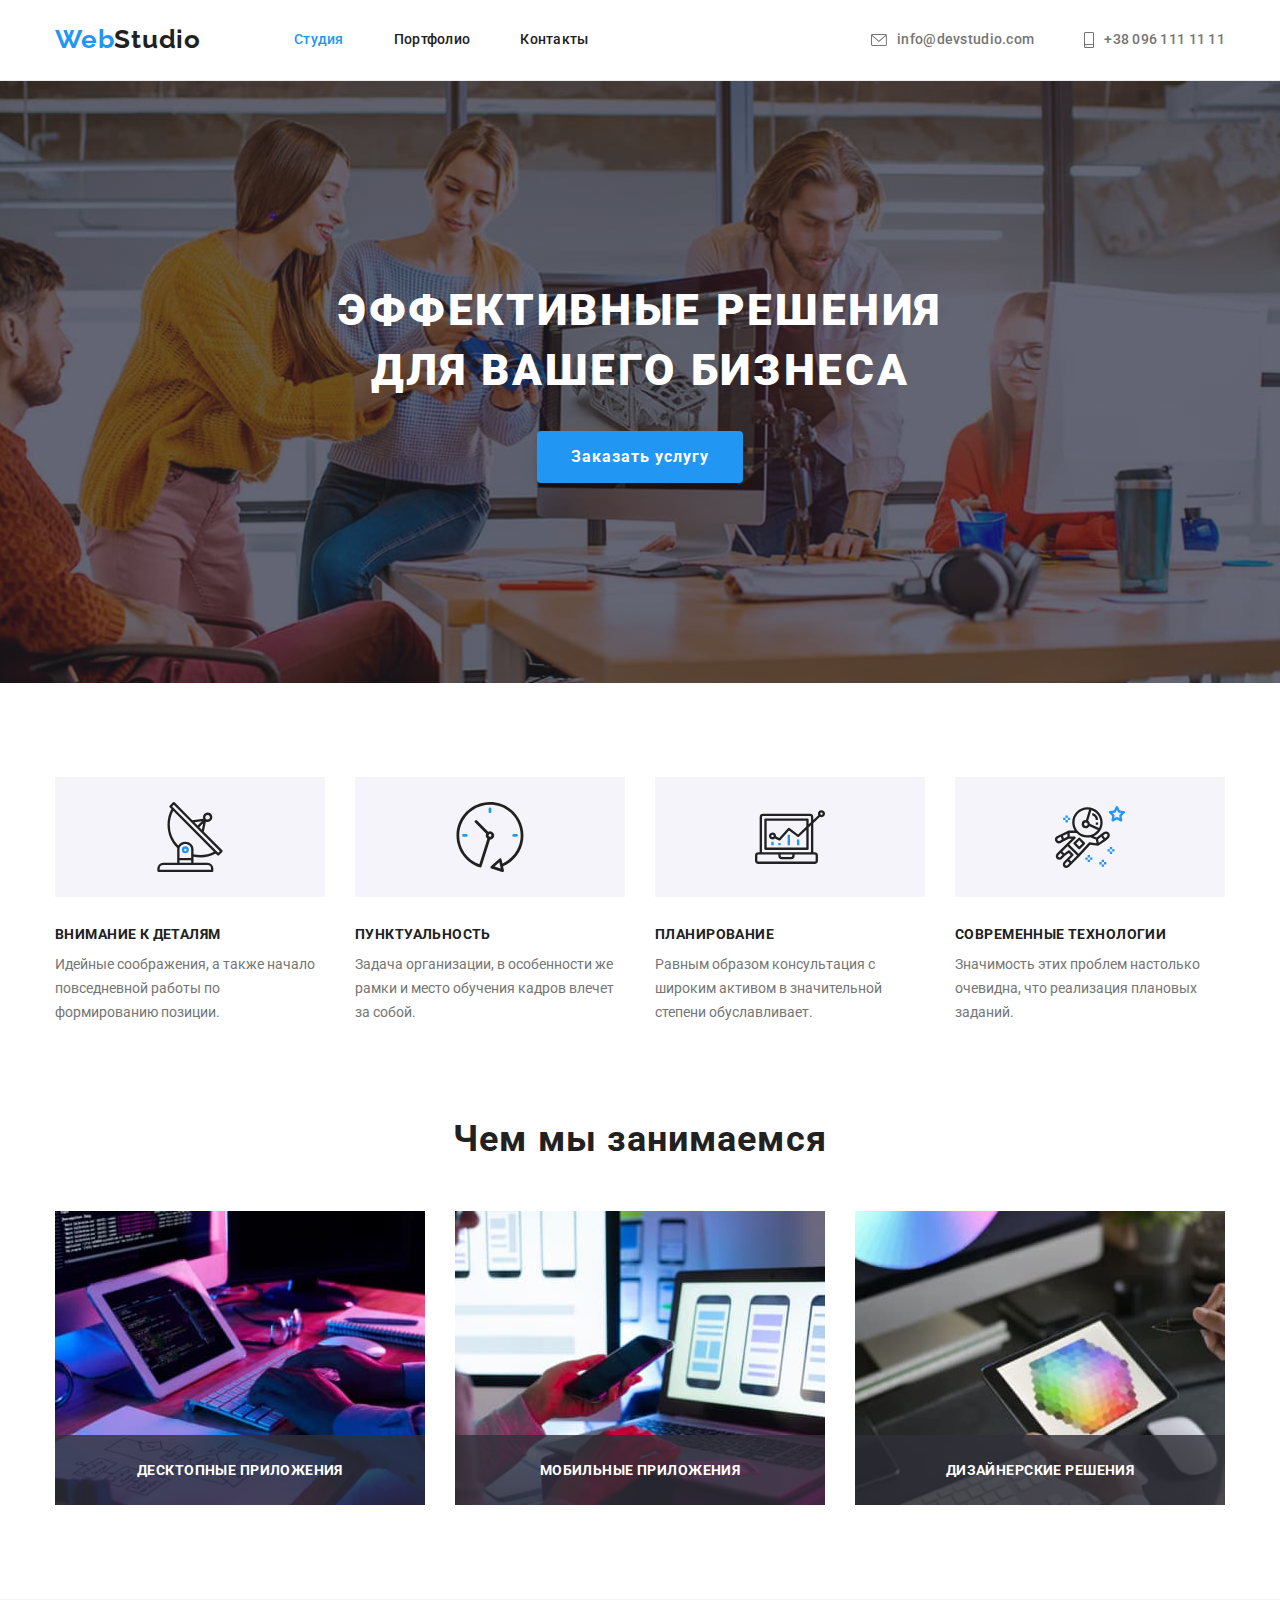
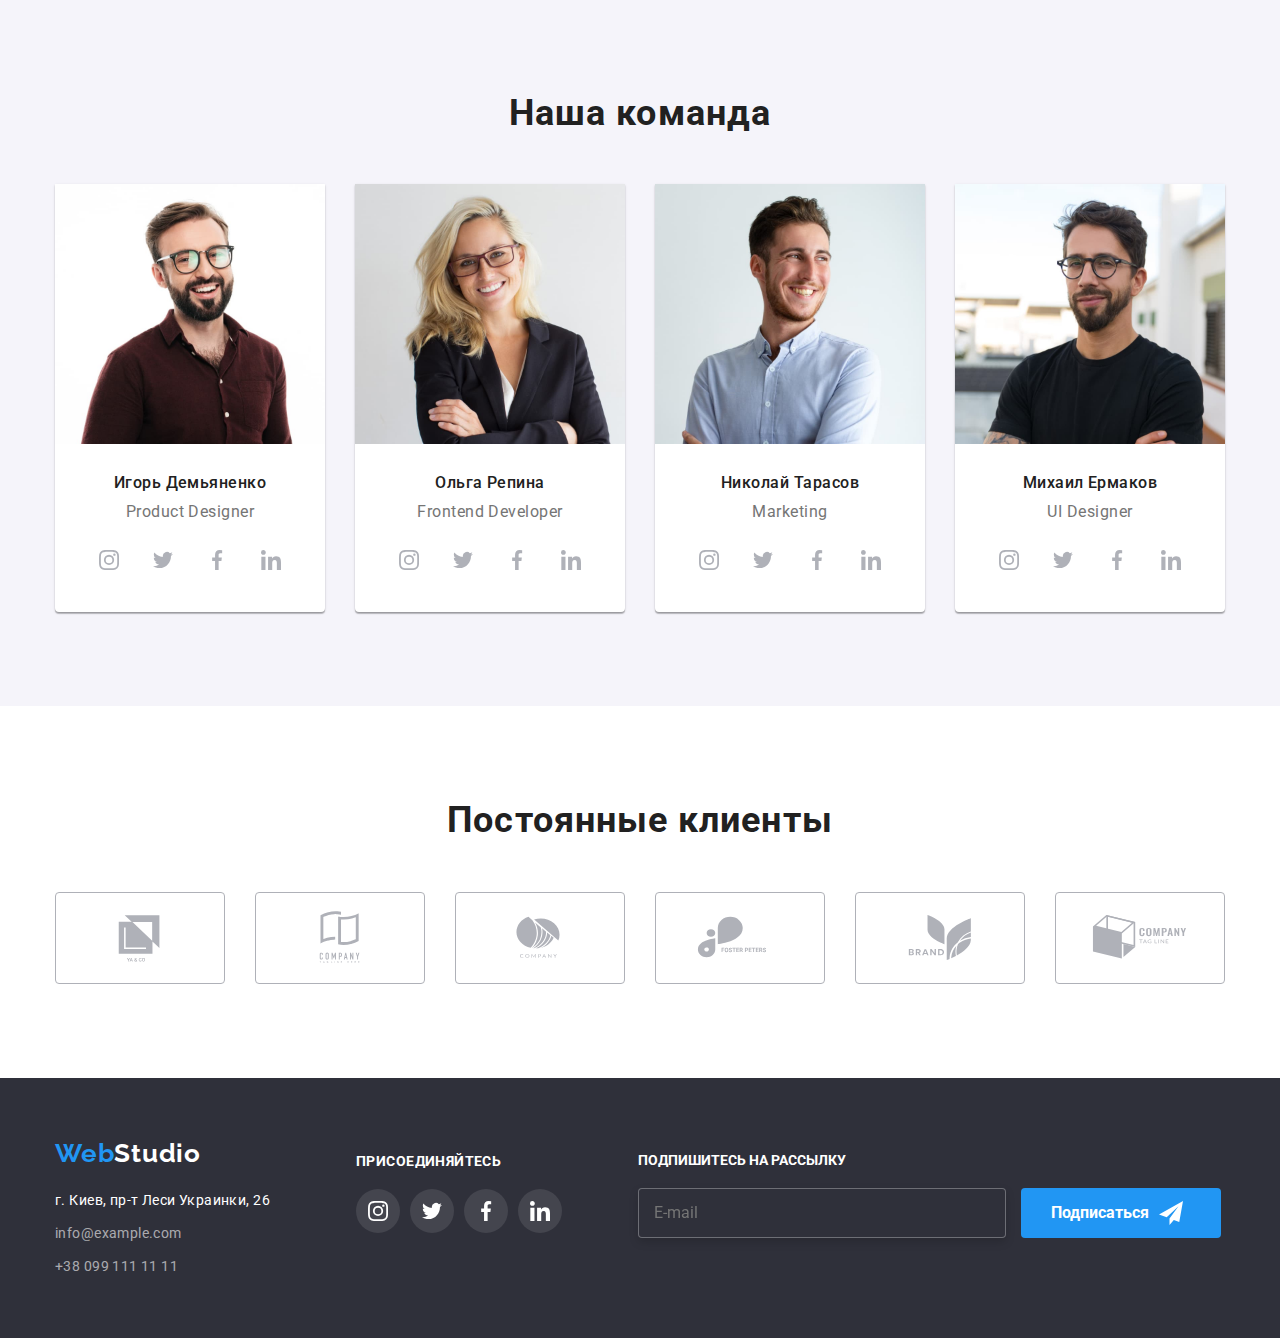
<file: index.html>
<!DOCTYPE html>
<html lang="ru">
  <head>
    <meta charset="UTF-8" />
    <meta http-equiv="X-UA-Compatible" content="IE=edge" />
    <meta name="viewport" content="width=device-width, initial-scale=1.0" />
    <title>Студия</title>
    <link
      rel="stylesheet"
      href="https://cdn.jsdelivr.net/npm/modern-normalize@1.1.0/modern-normalize.min.css"
    />
    <link rel="stylesheet" href="./css/styles.css" />
    <link rel="preconnect" href="https://fonts.googleapis.com" />
    <link rel="preconnect" href="https://fonts.gstatic.com" crossorigin />
    <link
      href="https://fonts.googleapis.com/css2?family=Raleway:wght@700&family=Roboto:ital,wght@0,500;0,700;0,900;1,400&display=swap"
      rel="stylesheet"
    />
  </head>
  <body class="pages">
    <!--Шапка-->
    <header class="header">
      <div class="container site-container">
        <a class="logo" href="./index.html">Web<span class="studio-header">Studio</span></a>
        <nav>
          <ul class="site-nav">
            <li class="site-item"><a href="./index.html" class="link current">Студия</a></li>
            <li class="site-item"><a href="./portfolio.html" class="link">Портфолио</a></li>
            <li class="site-item"><a href="" class="link">Контакты</a></li>
          </ul>
        </nav>

        <ul class="contacts">
          <li class="contacts-item">
            <a class="contacts-link" href="mailto:info@devstudio.com">
              <svg class="contacts-envelope" width="16" height="12">
                <use href="./images/symbol-defs.svg#envelope"></use>
              </svg>
              info@devstudio.com
            </a>
          </li>
          <li class="contacts-item">
            <a class="contacts-link" href="tel:+380961111111">
              <svg class="contacts-smartphone" width="10" height="16">
                <use href="./images/symbol-defs.svg#smartphone"></use>
              </svg>
              +38 096 111 11 11
            </a>
          </li>
        </ul>
      </div>
    </header>
    <main>
      <!--Особливості-->
      <section class="hero">
        <div class="container background-div">
          <h1 class="title-main">Эффективные решения для вашего бизнеса</h1>
          <button class="button-primary" type="button" data-modal-open>Заказать услугу</button>
        </div>
      </section>
      <section class="section">
        <div class="container container-feature">
          <h2 class="visually-hidden">Особенности</h2>
          <ul class="feature-list">
            <li class="feature-iteam">
              <div class="feature-icon">
                <svg width="70" height="70">
                  <use href=".//images/symbol-defs.svg#antenna"></use>
                </svg>
              </div>
              <h3 class="feature">Внимание к деталям</h3>
              <p class="feature-p">
                Идейные соображения, а также начало повседневной работы по формированию позиции.
              </p>
            </li>
            <li class="feature-iteam">
              <div class="feature-icon">
                <svg width="70" height="70">
                  <use href=".//images/symbol-defs.svg#clock"></use>
                </svg>
              </div>
              <h3 class="feature">Пунктуальность</h3>
              <p class="feature-p">
                Задача организации, в особенности же рамки и место обучения кадров влечет за собой.
              </p>
            </li>
            <li class="feature-iteam">
              <div class="feature-icon">
                <svg width="70" height="70">
                  <use href=".//images/symbol-defs.svg#diagram"></use>
                </svg>
              </div>
              <h3 class="feature">Планирование</h3>
              <p class="feature-p">
                Равным образом консультация с широким активом в значительной степени обуславливает.
              </p>
            </li>
            <li class="feature-iteam">
              <div class="feature-icon">
                <svg width="70" height="70">
                  <use href=".//images/symbol-defs.svg#astronaut"></use>
                </svg>
              </div>
              <h3 class="feature">Современные технологии</h3>
              <p class="feature-p">
                Значимость этих проблем настолько очевидна, что реализация плановых заданий.
              </p>
            </li>
          </ul>
        </div>
      </section>
      <!--Що ми робимо-->
      <section class="section section-work">
        <div class="container container-work">
          <h2 class="title">Чем мы занимаемся</h2>
          <ul class="title-list">
            <li class="title-iteam">
              <img
                src="./images/specialization/spec1.jpg"
                alt="Клавиатура"
                width="370"
                height="294"
              />
              <div class="work-overlay">
                <p class="work-description">Десктопные приложения</p>
              </div>
            </li>
            <li class="title-iteam">
              <img src="./images/specialization/spec2.jpg" alt="Планшет" width="370" height="294" />
              <div class="work-overlay">
                <p class="work-description">Мобильные приложения</p>
              </div>
            </li>
            <li class="title-iteam">
              <img src="./images/specialization/spec3.jpg" alt="телефон" width="370" height="294" />
              <div class="work-overlay">
                <p class="work-description">Дизайнерские решения</p>
              </div>
            </li>
          </ul>
        </div>
      </section>
      <!--Наша командна-->
      <section class="section about-team">
        <div class="container container-team">
          <h2 class="title-team">Наша команда</h2>
          <ul class="title-list-team">
            <li class="title-list-li">
              <img src="./images/team/team1.jpg" alt="Игорь Демьяненко" width="270" height="260" />
              <div class="card-team">
                <h3 class="team">Игорь Демьяненко</h3>
                <p class="team-item" lang="en">Product Designer</p>
                <ul class="team-icon">
                  <li class="icon-list">
                    <a href="https://www.instagram.com" class="icon-link">
                      <svg class="team-icon-list" width="20" height="20">
                        <use href=".//images/symbol-defs.svg#instagram"></use>
                      </svg>
                    </a>
                  </li>
                  <li class="icon-list">
                    <a href="https://twitter.com/?lang=en" class="icon-link">
                      <svg class="team-icon-list" width="20" height="20">
                        <use href=".//images/symbol-defs.svg#twitter"></use>
                      </svg>
                    </a>
                  </li>
                  <li class="icon-list">
                    <a href="https://www.facebook.com" class="icon-link">
                      <svg class="team-icon-list" width="20" height="20">
                        <use href=".//images/symbol-defs.svg#facebook"></use>
                      </svg>
                    </a>
                  </li>
                  <li class="icon-list">
                    <a href="https://www.linkedin.com" class="icon-link">
                      <svg class="team-icon-list" width="20" height="20">
                        <use href=".//images/symbol-defs.svg#linkedin"></use>
                      </svg>
                    </a>
                  </li>
                </ul>
              </div>
            </li>
            <li class="title-list-li">
              <img src="./images/team/team2.jpg" alt="Ольга Репина" width="270" height="260" />
              <div class="card-team">
                <h3 class="team">Ольга Репина</h3>
                <p class="team-item" lang="en">Frontend Developer</p>
                <ul class="team-icon">
                  <li class="icon-list">
                    <a href="https://www.instagram.com" class="icon-link">
                      <svg class="team-icon-list" width="20" height="20">
                        <use href=".//images/symbol-defs.svg#instagram"></use>
                      </svg>
                    </a>
                  </li>
                  <li class="icon-list">
                    <a href="https://twitter.com/?lang=en" class="icon-link">
                      <svg class="team-icon-list" width="20" height="20">
                        <use href=".//images/symbol-defs.svg#twitter"></use>
                      </svg>
                    </a>
                  </li>
                  <li class="icon-list">
                    <a href="https://www.facebook.com" class="icon-link">
                      <svg class="team-icon-list" width="20" height="20">
                        <use href=".//images/symbol-defs.svg#facebook"></use>
                      </svg>
                    </a>
                  </li>
                  <li class="icon-list">
                    <a href="https://www.linkedin.com" class="icon-link">
                      <svg class="team-icon-list" width="20" height="20">
                        <use href=".//images/symbol-defs.svg#linkedin"></use>
                      </svg>
                    </a>
                  </li>
                </ul>
              </div>
            </li>
            <li class="title-list-li">
              <img src="./images/team/team3.jpg" alt="Николай Тарасов" width="270" height="260" />
              <div class="card-team">
                <h3 class="team">Николай Тарасов</h3>
                <p class="team-item" lang="en">Marketing</p>
                <ul class="team-icon">
                  <li class="icon-list">
                    <a href="https://www.instagram.com" class="icon-link">
                      <svg class="team-icon-list" width="20" height="20">
                        <use href=".//images/symbol-defs.svg#instagram"></use>
                      </svg>
                    </a>
                  </li>
                  <li class="icon-list">
                    <a href="https://twitter.com/?lang=en" class="icon-link">
                      <svg class="team-icon-list" width="20" height="20">
                        <use href=".//images/symbol-defs.svg#twitter"></use>
                      </svg>
                    </a>
                  </li>
                  <li class="icon-list">
                    <a href="https://www.facebook.com" class="icon-link">
                      <svg class="team-icon-list" width="20" height="20">
                        <use href=".//images/symbol-defs.svg#facebook"></use>
                      </svg>
                    </a>
                  </li>
                  <li class="icon-list">
                    <a href="https://www.linkedin.com" class="icon-link">
                      <svg class="team-icon-list" width="20" height="20">
                        <use href=".//images/symbol-defs.svg#linkedin"></use>
                      </svg>
                    </a>
                  </li>
                </ul>
              </div>
            </li>
            <li class="title-list-li">
              <img src="./images/team/team4.jpg" alt="Михаил Ермаков" width="270" height="260" />
              <div class="card-team">
                <h3 class="team">Михаил Ермаков</h3>
                <p class="team-item" lang="en">UI Designer</p>
                <ul class="team-icon">
                  <li class="icon-list">
                    <a href="https://www.instagram.com" class="icon-link">
                      <svg class="team-icon-list" width="20" height="20">
                        <use href=".//images/symbol-defs.svg#instagram"></use>
                      </svg>
                    </a>
                  </li>
                  <li class="icon-list">
                    <a href="https://twitter.com/?lang=en" class="icon-link">
                      <svg class="team-icon-list" width="20" height="20">
                        <use href=".//images/symbol-defs.svg#twitter"></use>
                      </svg>
                    </a>
                  </li>
                  <li class="icon-list">
                    <a href="https://www.facebook.com" class="icon-link">
                      <svg class="team-icon-list" width="20" height="20">
                        <use href=".//images/symbol-defs.svg#facebook"></use>
                      </svg>
                    </a>
                  </li>
                  <li class="icon-list">
                    <a href="https://www.linkedin.com" class="icon-link">
                      <svg class="team-icon-list" width="20" height="20">
                        <use href=".//images/symbol-defs.svg#linkedin"></use>
                      </svg>
                    </a>
                  </li>
                </ul>
              </div>
            </li>
          </ul>
        </div>
      </section>
      <section class="section">
        <div class="container">
          <h2 class="customer-title">Постоянные клиенты</h2>
          <ul class="customer-list">
            <li class="customer-item">
              <a href="" class="customer-link">
                <svg class="customer-icon">
                  <use href=".//images/symbol-defs.svg#logo-0"></use>
                </svg>
              </a>
            </li>
            <li class="customer-item">
              <a href="" class="customer-link">
                <svg class="customer-icon">
                  <use href=".//images/symbol-defs.svg#logo-1"></use>
                </svg>
              </a>
            </li>
            <li class="customer-item">
              <a href="" class="customer-link">
                <svg class="customer-icon">
                  <use href=".//images/symbol-defs.svg#logo-2"></use>
                </svg>
              </a>
            </li>
            <li class="customer-item">
              <a href="" class="customer-link">
                <svg class="customer-icon">
                  <use href=".//images/symbol-defs.svg#logo-3"></use>
                </svg>
              </a>
            </li>
            <li class="customer-item">
              <a href="" class="customer-link">
                <svg class="customer-icon">
                  <use href=".//images/symbol-defs.svg#logo-4"></use>
                </svg>
              </a>
            </li>
            <li class="customer-item">
              <a href="" class="customer-link">
                <svg class="customer-icon">
                  <use href=".//images/symbol-defs.svg#logo-5"></use>
                </svg>
              </a>
            </li>
          </ul>
        </div>
      </section>
    </main>

    <footer class="about-footer">
      <!--Контакти-->
      <div class="container">
        <div class="primary-footer">
          <a href="./index.html" class="logo-footer"
            >Web<span class="studio-footer">Studio</span></a
          >
          <address>
            <ul class="list-footer">
              <li class="footer-item">
                <a
                  href="https://goo.gl/maps/aXDQyzNGi44DrMvT6"
                  target="_blank"
                  rel="noopener noreferrer"
                  class="link-footer"
                  >г. Киев, пр-т Леси Украинки, 26</a
                >
              </li>
              <li class="footer-item">
                <a href="mailto:info@example.com" class="contacts-footer">info@example.com</a>
              </li>
              <li class="footer-item">
                <a href="tel:+380991111111" class="contacts-footer">+38 099 111 11 11</a>
              </li>
            </ul>
          </address>
        </div>
        <div class="secondary-footer">
          <h2 class="footer-title">присоединяйтесь</h2>
          <ul class="footer-icon">
            <li class="footer-list">
              <a href="https://www.instagram.com" class="footer-link">
                <svg class="footer-svg" width="20" height="20">
                  <use href=".//images/symbol-defs.svg#instagram"></use>
                </svg>
              </a>
            </li>
            <li class="footer-list">
              <a href="https://twitter.com/?lang=en" class="footer-link">
                <svg class="footer-svg" width="20" height="20">
                  <use href=".//images/symbol-defs.svg#twitter"></use>
                </svg>
              </a>
            </li>
            <li class="footer-list">
              <a href="https://www.facebook.com" class="footer-link">
                <svg class="footer-svg" width="20" height="20">
                  <use href=".//images/symbol-defs.svg#facebook"></use>
                </svg>
              </a>
            </li>
            <li class="footer-list">
              <a href="https://www.linkedin.com" class="footer-link">
                <svg class="footer-svg" width="20" height="20">
                  <use href=".//images/symbol-defs.svg#linkedin"></use>
                </svg>
              </a>
            </li>
          </ul>
        </div>
        <form class="footer-label">
          <label class="label-title" for="user_email">Подпишитесь на рассылку </label>
          <input class="email" type="email" name="email" placeholder="Е-mail" id="user_email" />
          <button class="button-submit" type="submit">
            Подписаться
            <svg class="fot-submit" width="24" height="24">
              <use href=".//images/symbol-defs.svg#grouptelegram"></use>
            </svg>
          </button>
        </form>
      </div>
    </footer>
    <div class="backdrop is-hidden" data-modal>
      <div class="modal">
        <button class="btn-close" type="button" data-modal-close>
          <svg class="icon-modal" width="11" height="11">
            <use href=".//images/symbol-defs.svg#vectormodal"></use>
          </svg>
        </button>
        <form class="form">
          <h2 class="lable-title">Оставьте свои данные, мы вам перезвоним</h2>
          <div class="modal-contact-comtainer">
            <label class="modal-list" for="name">Имя</label>
            <input class="input-list" type="text" name="name" id="name" required />
            <svg class="modal-icon" width="18" height="18" aria-label="name">
              <use href=".//images/symbol-defs.svg#personblack"></use>
            </svg>
          </div>
          <div class="modal-contact-comtainer">
            <label class="modal-list" for="tel">Телефон</label>
            <input class="input-list" type="tel" name="tel" id="tel" required />
            <svg class="modal-icon" width="18" height="18" aria-label="tel">
              <use href=".//images/symbol-defs.svg#phoneblack"></use>
            </svg>
          </div>
          <div class="modal-contact-comtainer">
            <label class="modal-list" for="email">Почта</label>
            <input class="input-list" type="email" name="email" id="email" required />
            <svg class="modal-icon" width="18" height="18" aria-label="email">
              <use href=".//images/symbol-defs.svg#emailblack"></use>
            </svg>
          </div>
          <label class="modal-list" for="coment">Комментарий</label>
          <textarea
            class="modal-coment"
            name="coment"
            id="coment"
            placeholder="Введите текст"
          ></textarea>
          <label class="checkbox-tumb">
            <input class="checkbox" type="checkbox" name="checkbox" id="checkbox" />
            <span class="custom"
              ><svg class="checkbox-icon" width="16" height="15" aria-label="icon-send">
                <use href=".//images/symbol-defs.svg#iconcheck"></use>
              </svg>
            </span>
            <span class="check-text"
              >Соглашаюсь с рассылкой и принимаю
              <a class="policity" href=""> Условия договора</a>
            </span>
          </label>
          <button class="modal-submit" type="submit">Отправить</button>
        </form>
      </div>
    </div>
    <script src="./js/modal.js"></script>
  </body>
</html>
</file>
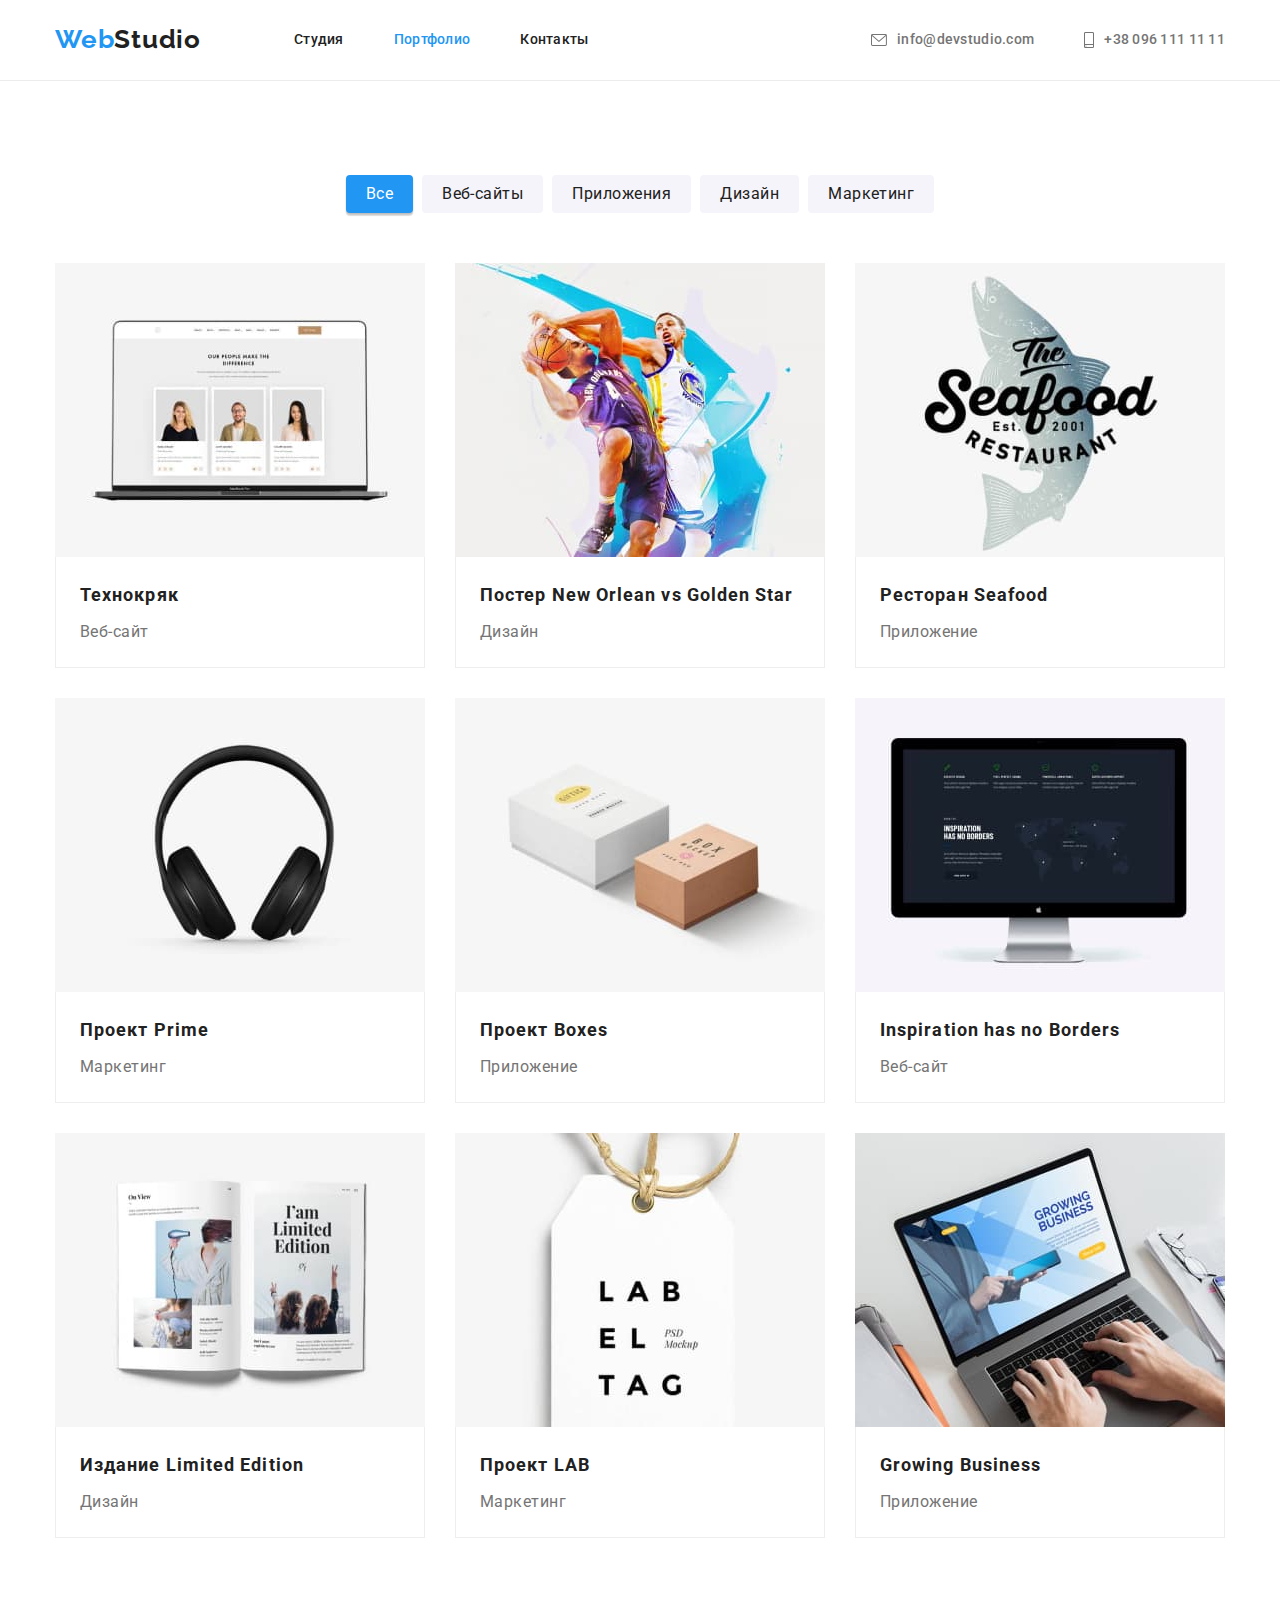
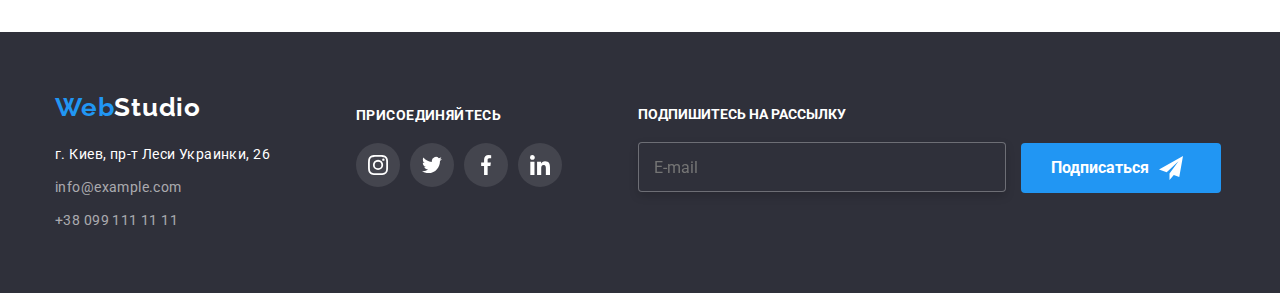
<file: portfolio.html>
<!DOCTYPE html>
<html lang="ru">
  <head>
    <meta charset="UTF-8" />
    <meta http-equiv="X-UA-Compatible" content="IE=edge" />
    <meta name="viewport" content="width=device-width, initial-scale=1.0" />
    <title>Document</title>
    <link
      rel="stylesheet"
      href="https://cdn.jsdelivr.net/npm/modern-normalize@1.1.0/modern-normalize.min.css"
    />
    <link rel="stylesheet" href="./css/styles.css" />
    <link rel="preconnect" href="https://fonts.googleapis.com" />
    <link rel="preconnect" href="https://fonts.gstatic.com" crossorigin />
    <link
      href="https://fonts.googleapis.com/css2?family=Raleway:wght@700&family=Roboto:ital,wght@0,500;0,700;0,900;1,400&display=swap"
      rel="stylesheet"
    />
  </head>
  <body class="pages">
    <!--Шапка-->
    <header class="header">
      <div class="container site-container">
        <a class="logo" href="./index.html">Web<span class="studio-header">Studio</span></a>
        <nav>
          <ul class="site-nav">
            <li class="site-item"><a class="link" href="./index.html">Студия</a></li>
            <li class="site-item">
              <a class="link current" href="./portfolio.html">Портфолио</a>
            </li>
            <li class="site-item"><a href="Контакты" class="link">Контакты</a></li>
          </ul>
        </nav>
        <ul class="contacts">
          <li class="contacts-item">
            <a class="contacts-link" href="mailto:info@devstudio.com">
              <svg class="contacts-envelope" width="16" height="12">
                <use href="./images/symbol-defs.svg#envelope"></use>
              </svg>
              info@devstudio.com
            </a>
          </li>
          <li class="contacts-item">
            <a class="contacts-link" href="tel:+380961111111">
              <svg class="contacts-smartphone" width="10" height="16">
                <use href="./images/symbol-defs.svg#smartphone"></use>
              </svg>
              +38 096 111 11 11
            </a>
          </li>
        </ul>
      </div>
    </header>
    <main>
      <!--Кнопки-->
      <section class="section">
        <div class="container">
          <h1 class="visually-hidden">Фильтер</h1>
          <ul class="button-list">
            <li class="button-item">
              <button class="button-secondary current" type="button">Все</button>
            </li>
            <li class="button-item">
              <button class="button-secondary" type="button">Веб-сайты</button>
            </li>
            <li class="button-item">
              <button class="button-secondary" type="button">Приложения</button>
            </li>
            <li class="button-item">
              <button class="button-secondary" type="button">Дизайн</button>
            </li>
            <li class="button-item">
              <button class="button-secondary" type="button">Маркетинг</button>
            </li>
          </ul>

          <ul class="portfolio">
            <li class="portfolio-list">
              <div class="portfolio-overlay">
                <img src="./images/Portfolio/img1.jpg" alt="Техника" width="370" height="294" />
                <p class="portfolio-description">
                  Ресурс предлагает комплексные предложения с разным уровнем функционала и сервисов.
                  Все это позволит посетителю получить исчерпывающие сведения о компании или частном
                  лице.
                </p>
              </div>
              <div class="portfolio-text">
                <h2 class="portfolio-title">Технокряк</h2>
                <p class="description">Веб-сайт</p>
              </div>
            </li>
            <li class="portfolio-list">
              <div class="portfolio-overlay">
                <img src="./images/Portfolio/img2.jpg" alt="Баскетбол" width="370" height="294" />
                <p class="portfolio-description">
                  Ресурс предлагает комплексные предложения с разным уровнем функционала и сервисов.
                  Все это позволит посетителю получить исчерпывающие сведения о компании или частном
                  лице.
                </p>
              </div>
              <div class="portfolio-text">
                <h2 lang="en" class="portfolio-title">Постер New Orlean vs Golden Star</h2>
                <p class="description">Дизайн</p>
              </div>
            </li>
            <li class="portfolio-list">
              <div class="portfolio-overlay">
                <img src="./images/Portfolio/img3.jpg" alt="Лого" width="370" height="294" />
                <p class="portfolio-description">
                  Ресурс предлагает комплексные предложения с разным уровнем функционала и сервисов.
                  Все это позволит посетителю получить исчерпывающие сведения о компании или частном
                  лице.
                </p>
              </div>
              <div class="portfolio-text">
                <h2 lang="en" class="portfolio-title">Ресторан Seafood</h2>
                <p class="description">Приложение</p>
              </div>
            </li>
            <li class="portfolio-list">
              <div class="portfolio-overlay">
                <img src="./images/Portfolio/img4.jpg" alt="Наушники" width="370" height="294" />
                <p class="portfolio-description">
                  Ресурс предлагает комплексные предложения с разным уровнем функционала и сервисов.
                  Все это позволит посетителю получить исчерпывающие сведения о компании или частном
                  лице.
                </p>
              </div>
              <div class="portfolio-text">
                <h2 lang="en" class="portfolio-title">Проект Prime</h2>
                <p class="description">Маркетинг</p>
              </div>
            </li>
            <li class="portfolio-list">
              <div class="portfolio-overlay">
                <img src="./images/Portfolio/img5.jpg" alt="Коробки" width="370" height="294" />
                <p class="portfolio-description">
                  Ресурс предлагает комплексные предложения с разным уровнем функционала и сервисов.
                  Все это позволит посетителю получить исчерпывающие сведения о компании или частном
                  лице.
                </p>
              </div>
              <div class="portfolio-text">
                <h2 lang="en" class="portfolio-title">Проект Boxes</h2>
                <p class="description">Приложение</p>
              </div>
            </li>
            <li class="portfolio-list">
              <div class="portfolio-overlay">
                <img src="./images/Portfolio/img6.jpg" alt="Экран" width="370" height="294" />
                <p class="portfolio-description">
                  Ресурс предлагает комплексные предложения с разным уровнем функционала и сервисов.
                  Все это позволит посетителю получить исчерпывающие сведения о компании или частном
                  лице.
                </p>
              </div>
              <div class="portfolio-text">
                <h2 lang="en" class="portfolio-title">Inspiration has no Borders</h2>
                <p class="description">Веб-сайт</p>
              </div>
            </li>
            <li class="portfolio-list">
              <div class="portfolio-overlay">
                <img src="./images/Portfolio/img7.jpg" alt="Книга" width="370" height="294" />
                <p class="portfolio-description">
                  Ресурс предлагает комплексные предложения с разным уровнем функционала и сервисов.
                  Все это позволит посетителю получить исчерпывающие сведения о компании или частном
                  лице.
                </p>
              </div>
              <div class="portfolio-text">
                <h2 lang="en" class="portfolio-title">Издание Limited Edition</h2>
                <p class="description">Дизайн</p>
              </div>
            </li>
            <li class="portfolio-list">
              <div class="portfolio-overlay">
                <img src="./images/Portfolio/img8.jpg" alt="Цена" width="370" height="294" />
                <p class="portfolio-description">
                  Ресурс предлагает комплексные предложения с разным уровнем функционала и сервисов.
                  Все это позволит посетителю получить исчерпывающие сведения о компании или частном
                  лице.
                </p>
              </div>
              <div class="portfolio-text">
                <h2 lang="en" class="portfolio-title">Проект LAB</h2>
                <p class="description">Маркетинг</p>
              </div>
            </li>
            <li class="portfolio-list">
              <div class="portfolio-overlay">
                <img src="./images/Portfolio/img9.jpg" alt="Макбук" width="370" height="294" />
                <p class="portfolio-description">
                  Ресурс предлагает комплексные предложения с разным уровнем функционала и сервисов.
                  Все это позволит посетителю получить исчерпывающие сведения о компании или частном
                  лице.
                </p>
              </div>
              <div class="portfolio-text">
                <h2 lang="en" class="portfolio-title">Growing Business</h2>
                <p class="description">Приложение</p>
              </div>
            </li>
          </ul>
        </div>
      </section>
    </main>
    <footer class="about-footer">
      <!--Контакти-->
      <div class="container">
        <div class="primary-footer">
          <a href="./index.html" class="logo-footer"
            >Web<span class="studio-footer">Studio</span></a
          >
          <address>
            <ul class="list-footer">
              <li class="footer-item">
                <a
                  href="https://goo.gl/maps/aXDQyzNGi44DrMvT6"
                  target="_blank"
                  rel="noopener noreferrer"
                  class="link-footer"
                  >г. Киев, пр-т Леси Украинки, 26</a
                >
              </li>
              <li class="footer-item">
                <a href="mailto:info@example.com" class="contacts-footer">info@example.com</a>
              </li>
              <li class="footer-item">
                <a href="tel:+380991111111" class="contacts-footer">+38 099 111 11 11</a>
              </li>
            </ul>
          </address>
        </div>
        <div class="secondary-footer">
          <h2 class="footer-title">присоединяйтесь</h2>
          <ul class="footer-icon">
            <li class="footer-list">
              <a href="https://www.instagram.com" class="footer-link">
                <svg class="footer-svg" width="20" height="20">
                  <use href=".//images/symbol-defs.svg#instagram"></use>
                </svg>
              </a>
            </li>
            <li class="footer-list">
              <a href="https://twitter.com/?lang=en" class="footer-link">
                <svg class="footer-svg" width="20" height="20">
                  <use href=".//images/symbol-defs.svg#twitter"></use>
                </svg>
              </a>
            </li>
            <li class="footer-list">
              <a href="https://www.facebook.com" class="footer-link">
                <svg class="footer-svg" width="20" height="20">
                  <use href=".//images/symbol-defs.svg#facebook"></use>
                </svg>
              </a>
            </li>
            <li class="footer-list">
              <a href="https://www.linkedin.com" class="footer-link">
                <svg class="footer-svg" width="20" height="20">
                  <use href=".//images/symbol-defs.svg#linkedin"></use>
                </svg>
              </a>
            </li>
          </ul>
        </div>
        <form class="footer-label">
          <label class="label-title" for="user_email">Подпишитесь на рассылку </label>
          <input class="email" type="email" name="email" placeholder="Е-mail" id="user_email" />
          <button class="button-submit" type="submit">
            Подписаться
            <svg class="fot-submit" width="24" height="24">
              <use href=".//images/symbol-defs.svg#grouptelegram"></use>
            </svg>
          </button>
        </form>
      </div>
    </footer>
  </body>
</html>
</file>
<file: css/styles.css>
:root {
  /* Фон */
  --background-color: #ffffff;
  --secondarybg-color: #2f303a;
  --background-button: #f5f4fa;

  /* Текст */
  --main-collor: #212121;
  --secondary-collor: #757575;
  --accent-collor: #2196f3;
  --accent-text: #ffffff;
  /* Інші */
  --items: 9;
  --indent: 30px;
  /* іконки */
  --team-icon-collor: #afb1b8;
  /* анімація */
  --animation: 250ms cubic-bezier(0.4, 0, 0.2, 1);
}
/* Сітка */
.card-set-item {
  background-color: var(--background-color);
  margin: calc(var(--indent) / 2);
}
.card-set {
  display: flex;
  flex-wrap: wrap;
  flex-basis: calc((100% - var(--indent) * var(--items)) / var(--items));
  margin: calc(-1 * var(--indent) / 2);
}
/* Кінець сітки */
.pages {
  font-family: 'Roboto', 'sans-serif';
  color: #212121;
  font-size: 14px;
}
/* reset */
h1,
h2,
h3,
h4,
h6,
h6,
p,
ul {
  margin: 0;
  padding: 0;
}
img {
  display: block;
  max-width: 100%;
  height: auto;
}
.container {
  width: 1200px;
  padding-left: 15px;
  padding-right: 15px;
  margin: 0 auto;
  /* outline: 2px solid tomato; */
}
.section {
  padding: 94px 0;
}
.section.section-work {
  padding-top: 0;
}
/* Логотип */
.logo {
  font-family: 'Raleway', sans-serif;
  font-style: normal;
  font-weight: 700;
  font-size: 26px;
  line-height: 1.2;
  letter-spacing: 0.03em;
  color: var(--accent-collor);
  text-decoration: none;
  margin-right: 93px;
}
.logo:hover,
.logo:focus {
  color: var(--accent-collor);
}
.studio-header {
  color: var(--main-collor);
}
/* Контакт Хедер */
.contacts {
  list-style: none;
}
.contacts-item:not(:last-child) {
  margin-right: 50px;
}
.contacts-link {
  text-decoration: none;
  font-weight: 500;
  line-height: 1.14;
  letter-spacing: 0.02em;
  color: var(--secondary-collor);
  padding: 32px 0;
  display: flex;
  align-items: center;
  transition: color var(--animation);
}
.contacts-link:hover,
.contacts-link:focus {
  color: var(--accent-collor);
}
.contacts-envelope {
  fill: currentColor;
  margin-right: 10px;
}
.contacts-smartphone {
  fill: currentColor;
  margin-right: 10px;
}

/* Навігація Хедер */
.header {
  border: 1px solid #ececec;
  border-top: none;
  border-right: none;
  border-left: none;
}
.container.site-container {
  display: flex;
  align-items: center;
}
.site-nav {
  list-style: none;
  display: flex;
}
.site-item:not(:last-child) {
  margin-right: 50px;
}
.site-group {
  display: flex;
}
/* Контакти хедер */
.contacts {
  display: flex;
  margin-left: auto;
  align-items: center;
}

.link {
  text-decoration: none;
  font-weight: 500;
  line-height: 1.14;
  letter-spacing: 0.02em;
  color: var(--main-collor);
  padding: 32px 0;
  display: block;
  transition: color var(--animation);
  position: relative;
}
.current::after {
  content: '';
  display: block;
  width: 100%;
  height: 4px;
  left: 0;
  bottom: 0;
  background-color: var(--accent-collor);
  border-radius: 2px;
  position: absolute;
  transform: scaleX(0);
  transition: transform var(--animation);
}
.current:hover::after,
.current:focus::after {
  transform: scaleX(1);
}
.link:hover,
.link:focus {
  color: var(--accent-collor);
}
.site-nav .link.current {
  color: var(--accent-collor);
}
/* Фільтер */
.visually-hidden {
  position: absolute;
  width: 1px;
  height: 1px;
  margin: -1px;
  border: 0;
  padding: 0;
  white-space: nowrap;
  clip-path: inset(100%);
  clip: rect(0 0 0 0);
  overflow: hidden;
}
.container.container-button {
  display: flex;
}
.button-list {
  list-style: none;
  display: flex;
  justify-content: center;
  margin-bottom: 50px;
}
.button-item:not(:last-child) {
  margin-right: 9px;
}
.button-secondary {
  padding: 6px 20px;
  font-size: 16px;
  line-height: 1.62;
  letter-spacing: 0.03em;
  background-color: var(--background-button);
  color: var(--main-collor);
  cursor: pointer;
  font-family: inherit;
  border: none;
  border-radius: 4px;
  transition: background-color var(--animation), color var(--animation),
    border-color var(--animation), box-shadow var(--animation);
}
.button-secondary:hover,
.button-secondary:focus {
  background-color: var(--accent-collor);
  color: var(--accent-text);
  border-color: var(--accent-collor);
  box-shadow: 0px 3px 1px rgba(0, 0, 0, 0.1), 0px 1px 2px rgba(0, 0, 0, 0.08),
    0px 2px 2px rgba(0, 0, 0, 0.12);
}
.button-secondary.current {
  box-shadow: 0px 3px 1px rgba(0, 0, 0, 0.1), 0px 1px 2px rgba(0, 0, 0, 0.08),
    0px 2px 2px rgba(0, 0, 0, 0.12);
  background-color: var(--accent-collor);
  color: var(--accent-text);
  border-color: var(--accent-collor);
}
/* Портфоліо */
.portfolio {
  list-style: none;
  display: flex;
  flex-wrap: wrap;
  flex-basis: calc((100% - var(--indent) * var(--items)) / var(--items));
  margin: calc(-1 * var(--indent) / 2);
}
.portfolio-text {
  padding: 20px 24px;
  border: 1px solid #eeeeee;
  border-top: none;
}
.portfolio-title {
  font-weight: 700;
  font-size: 18px;
  line-height: 2;
  letter-spacing: 0.06em;
  margin-bottom: 4px;
}
.portfolio-list {
  background-color: var(--background-color);
  margin: calc(var(--indent) / 2);
  transition: box-shadow var(--animation), border-radius var(--animation);
}
.portfolio-overlay {
  position: relative;
  overflow: hidden;
}

.portfolio-description {
  position: absolute;
  padding: 63px 24px;
  font-weight: 400;
  font-size: 18px;
  line-height: 28px;
  letter-spacing: 0.03em;
  font-family: 'Roboto';
  font-style: normal;
  color: var(--accent-text);
  display: flex;

  display: flex;
  align-items: center;
  justify-content: center;
  width: 100%;
  height: 100%;
  top: 0;
  left: 0;
  background-color: rgba(33, 150, 243, 0.9);
  transform: translateY(100%);
  transition: transform var(--animation);
}
.portfolio-list:hover .portfolio-description,
.portfolio-list:focus .portfolio-description {
  transform: translateY(0);
}
.portfolio-list:hover,
.portfolio-list:focus {
  box-shadow: 0px 1px 3px rgba(0, 0, 0, 0.12), 0px 1px 1px rgba(0, 0, 0, 0.14),
    0px 2px 1px rgba(0, 0, 0, 0.2);
  border-radius: 0px 0px 4px 4px;
}
.description {
  font-weight: 400;
  font-size: 16px;
  line-height: 1.88;
  letter-spacing: 0.03em;
  color: var(--secondary-collor);
}
/* Підвал */
.about-footer {
  position: relative;
  padding-top: 60px;
  padding-bottom: 60px;
  background-color: var(--secondarybg-color);
}

.logo-footer {
  font-family: 'Raleway';
  font-style: normal;
  font-weight: 700;
  font-size: 26px;
  line-height: 1.2;
  letter-spacing: 0.03em;
  color: var(--accent-collor);
  text-decoration: none;
}
.logo-footer:hover,
.logo-footer:focus {
  color: var(--accent-collor);
}
.studio-footer {
  color: var(--accent-text);
}
/* Адресс */
.adress {
  font-style: normal;
}
.list-footer {
  list-style: none;
  margin-top: 20px;
}
.footer-item:not(:last-child) {
  margin-bottom: 9px;
}
.link-footer {
  text-decoration: none;
  font-style: normal;
  font-weight: 400;
  font-family: 'Roboto';
  font-size: 14px;
  line-height: 1.7;
  letter-spacing: 0.03em;
  color: var(--accent-text);
  transition: color var(--animation);
}
.link-footer:hover,
.link-footer:focus {
  color: var(--accent-collor);
}
.contacts-footer {
  text-decoration: none;
  font-family: 'Roboto';
  font-style: normal;
  font-weight: 400;

  line-height: 1.7;
  letter-spacing: 0.03em;
  color: rgba(255, 255, 255, 0.6);
  transition: color var(--animation);
}
.contacts-footer:hover,
.contacts-footer:focus {
  color: var(--accent-collor);
}

/* Заголовок */
.title-main {
  font-weight: 900;
  font-size: 44px;
  line-height: 1.36;
  text-align: center;
  letter-spacing: 0.06em;
  text-transform: uppercase;
  color: var(--accent-text);
  margin-right: 237px;
  margin-left: 237px;
  margin-bottom: 30px;
}
/*Головна кнопка */
.hero {
  display: flex;
  padding: 200px 0;
  background-color: var(--secondarybg-color);
  background-image: linear-gradient(to right, rgba(47, 48, 58, 0.4) 45%, rgba(47, 48, 58, 0.4) 0%),
    url(../images/hero/imgoverlay.jpg);
  background-repeat: no-repeat;
  background-size: cover;
  background-position: center;
  margin: auto;
  max-width: 1600px;
}
.container.background-div {
  display: flex;
  flex-direction: column;
  align-items: center;
}

.button-primary {
  letter-spacing: 0.06em;
  font-size: 16px;
  line-height: 1.8;
  color: var(--background-color);
  background-color: var(--accent-collor);
  font-family: inherit;
  font-weight: 700;
  padding: 10px 32px;
  border-radius: 4px;
  cursor: pointer;
  box-shadow: 0px 4px 4px rgba(0, 0, 0, 0.15);
  border-color: transparent;
  transition: background-color var(--animation), box-shadow var(--animation),
    border-radius var(--animation);
}
.button-primary:hover,
.button-primary:focus {
  background-color: #188ce8;
  box-shadow: 0px 4px 4px rgba(0, 0, 0, 0.15);
  border-radius: 4px;
}
/* Особливості */
.container.container-feature {
  display: flex;
}
.feature-list {
  list-style: none;
  display: flex;
  align-items: center;
}
.feature-iteam:not(:last-child) {
  margin-right: 30px;
}

/* іконки */
.feature-icon {
  display: flex;
  min-width: 270px;
  min-height: 120px;
  justify-content: center;
  align-items: center;
  background-color: #f5f4fa;
  margin-bottom: 30px;
}
/* кінець іконок */
.feature {
  font-family: 'Roboto';
  font-style: normal;
  font-weight: 700;
  font-size: 14px;
  line-height: 1.14;
  letter-spacing: 0.03em;
  text-transform: uppercase;
  margin-bottom: 10px;
}
.feature-p {
  font-weight: 400;
  line-height: 1.7;
  color: var(--secondary-collor);
}
/* Наша команда */
.section.about-team {
  background-color: var(--background-button);
}
.title {
  font-weight: 700;
  font-size: 36px;
  line-height: 1.16;
  text-align: center;
  letter-spacing: 0.03em;
  color: var(--main-collor);
  margin-bottom: 50px;
}
.title-list {
  list-style: none;
  display: flex;
}

.title-iteam:not(:last-child) {
  margin-right: 30px;
}
.title-iteam {
  position: relative;
}
.work-overlay {
  background-color: rgba(47, 48, 58, 0.8);
  display: flex;
  align-items: center;
  justify-content: center;
  position: absolute;
  bottom: 0;
  left: 0;
  width: 370px;
  height: 70px;
}
.work-description {
  font-family: 'Roboto';
  font-style: normal;
  font-weight: 700;
  font-size: 14px;
  line-height: 16px;
  text-align: center;
  letter-spacing: 0.03em;
  text-transform: uppercase;
  color: var(--accent-text);
}
.title-team {
  font-weight: 700;
  font-size: 36px;
  line-height: 1.16;
  text-align: center;
  letter-spacing: 0.03em;
  color: var(--main-collor);
  margin-bottom: 50px;
}
.title-list-team {
  list-style: none;
  display: flex;
}
.title-list-li {
  background-color: var(--background-color);
  border-radius: 0px 0px 4px 4px;
  box-shadow: 0px 1px 3px rgba(0, 0, 0, 0.12), 0px 1px 1px rgba(0, 0, 0, 0.14),
    0px 2px 1px rgba(0, 0, 0, 0.2);
}
.title-list-li:not(:last-child) {
  margin-right: 30px;
}
.card-team {
  padding-top: 30px;
  padding-bottom: 30px;
}
.team {
  font-family: 'Roboto';
  font-style: normal;
  font-weight: 500;
  font-size: 16px;
  line-height: 1.18;
  text-align: center;
  letter-spacing: 0.03em;
  color: var(--main-collor);
  margin-bottom: 10px;
}
.team-item {
  font-family: 'Roboto';
  font-style: normal;
  font-weight: 400;
  font-size: 16px;
  line-height: 1.18;
  text-align: center;
  letter-spacing: 0.03em;
  color: var(--secondary-collor);
}
/* іконки команди */
.team-icon {
  display: flex;
  justify-content: center;
  margin-top: 16px;
}
.icon-list {
  list-style: none;
}
.icon-list:not(:last-child) {
  margin-right: 10px;
}
.icon-link {
  display: flex;
  align-items: center;
  justify-content: center;
  width: 44px;
  height: 44px;
  border-radius: 50%;
  color: var(--team-icon-collor);
  transition: color var(--animation), background-color var(--animation);
}
.icon-link:hover,
.icon-link:focus {
  color: var(--accent-text);
  background-color: var(--accent-collor);
}
.team-icon-list {
  fill: currentColor;
}
/* іконки клієнтів */
.customer-title {
  font-weight: 700;
  font-size: 36px;
  line-height: 1.16;
  text-align: center;
  letter-spacing: 0.03em;
  color: var(--main-collor);
  margin-bottom: 50px;
}
.customer-list {
  display: flex;
}
.customer-item {
  list-style: none;
}
.customer-item:not(:last-child) {
  margin-right: 30px;
}
.customer-link {
  display: flex;
  align-items: center;
  justify-content: center;
  width: 170px;
  height: 92px;
  border: 1px solid var(--team-icon-collor);
  border-radius: 4px;
  color: var(--team-icon-collor);
  transition: color var(--animation), border var(--animation);
}
.customer-link:hover,
.customer-link:focus {
  color: var(--accent-collor);
  border: 1px solid var(--accent-collor);
}
.customer-icon {
  fill: currentColor;
  width: 106px;
  height: 60px;
}
/* футер іконки */
.about-footer .container {
  display: flex;
}
.secondary-footer {
  margin-left: 70px;
  padding-top: 15px;
}
.primary-footer {
  min-width: 231px;
}
.footer-title {
  font-family: 'Roboto';
  font-style: normal;
  font-weight: 700;
  font-size: 14px;
  line-height: 16px;
  letter-spacing: 0.03em;
  text-transform: uppercase;
  color: var(--accent-text);
  margin-bottom: 20px;
}
.footer-icon {
  display: flex;
}
.footer-list {
  list-style: none;
}
.footer-list:not(:last-child) {
  margin-right: 10px;
}
.footer-link {
  display: flex;
  align-items: center;
  justify-content: center;
  width: 44px;
  height: 44px;
  border-radius: 50%;
  background-color: rgba(255, 255, 255, 0.1);
  transition: background-color var(--animation);
}

.footer-link:hover,
.footer-link:focus {
  background-color: var(--accent-collor);
}
.footer-svg {
  fill: var(--accent-text);
}
/* модальне вікно */
.backdrop {
  position: fixed;
  top: 0;
  left: 0;
  width: 100%;
  height: 100%;
  background-color: rgba(0, 0, 0, 0.2);
  opacity: 1;
  transition: opacity var(--animation);
  z-index: 1000;
}
.backdrop.is-hidden {
  opacity: 0;
  visibility: hidden;
  pointer-events: none;
}
.backdrop.is-hidden .modal {
  transform: translate(-50%, -50%) scale(1.2);
}
.modal {
  position: absolute;
  top: 50%;
  left: 50%;

  min-height: 528px;
  min-width: 528px;

  background-color: var(--background-color);
  box-shadow: 0px 1px 3px rgba(0, 0, 0, 0.12), 0px 1px 1px rgba(0, 0, 0, 0.14),
    0px 2px 1px rgba(0, 0, 0, 0.2);
  border-radius: 4px;
  transform: translate(-50%, -50%) scale(1);
  transition: transform var(--animation);
}
.btn-close {
  position: absolute;
  top: 0;
  right: 0;
  border: none;
  background-color: var(--background-color);
  border: 1px solid rgba(0, 0, 0, 0.1);
  margin-top: 8px;
  margin-right: 8px;
  border-radius: 50%;
  width: 30px;
  height: 30px;
  cursor: pointer;
}
/* модал стайл */
.form {
  padding: 40px;
}

.lable-title {
  font-family: 'Roboto';
  font-style: normal;
  font-weight: 700;
  font-size: 20px;
  line-height: 23px;
  text-align: center;
  letter-spacing: 0.03em;

  color: #212121;

  margin: 0;
}
.input-list {
  width: 100%;
  height: 40px;

  padding-left: 40px;

  border: 1px solid rgba(33, 33, 33, 0.2);
  border-radius: 4px;
  cursor: pointer;
}

.modal-coment::placeholder {
  font-family: 'Roboto';
  font-style: normal;
  font-weight: 400;
  font-size: 12px;
  line-height: 14px;
  letter-spacing: 0.01em;

  color: rgba(117, 117, 117, 0.5);
}

.input-list:focus,
.modal-coment:focus {
  outline: var(--accent-color);
  border: 1px solid #188ce8;

  transition: 250ms cubic-bezier(0.4, 0, 0.2, 1);
}
.input-list:focus + svg {
  border-color: var(--accent-color);

  fill: #2196f3;

  transition: 250ms cubic-bezier(0.4, 0, 0.2, 1);
}
/* .input-list.textarea { height: 120px;} */

textarea {
  display: block;
  resize: none;
  width: 100%;
  height: 120px;

  padding: 12px 16px;

  border: 1px solid rgba(33, 33, 33, 0.2);
  border-radius: 4px;
  cursor: pointer;
}

.modal-list {
  font-family: 'Roboto';
  font-style: normal;
  font-weight: 400;
  font-size: 12px;
  line-height: 14px;

  letter-spacing: 0.01em;

  color: #757575;

  padding-bottom: 4px;
  padding-top: 10px;
}

.modal-list:not(:last-child) {
  display: block;
}

.modal-icon {
  position: absolute;
  left: 12px;
  transform: translateY(11px);
}

.custom {
  display: inline-flex;
  align-items: center;
  justify-content: center;
  margin-right: 7px;

  width: 16px;
  height: 15px;

  outline: 1px solid #212121;
  outline-offset: -1px;
  border-radius: 2px;
  fill: none;
  transform: translate(5px, 4px);
  transition: var(--animation);
  cursor: pointer;
}

.checkbox-tumb {
  display: flex;
  padding-top: 20px;
  padding-bottom: 30px;
}

.checkbox {
  -webkit-appearance: none;
  -moz-appearance: none;
  appearance: none;
}

.checkbox:checked + .custom {
  background-color: var(--accent-collor);
  background-image: url(/images/symbol-defs.svg#iconcheck);
  outline: var(--accent-collor);

  cursor: pointer;
}

.check-text {
  display: flex;

  font-family: 'Roboto';
  font-style: normal;
  font-weight: 400;
  font-size: 14px;
  line-height: 1.71;
  letter-spacing: 0.03em;

  color: #757575;
  padding-left: 7px;
}

.policity {
  color: var(--accent-collor);
  text-decoration: underline;
  padding-left: 5px;
}

.modal-submit {
  display: flex;
  justify-content: center;
  align-items: center;
  text-align: center;

  padding: 10px 55px;

  font-family: 'Roboto';
  font-style: normal;
  font-weight: 700;
  font-size: 16px;
  line-height: 1.88;
  letter-spacing: 0.06em;

  color: var(--accent-text);
  background-color: var(--accent-collor);
  box-shadow: 0px 4px 4px rgba(0, 0, 0, 0.15);
  border-radius: 4px;
  border-color: transparent;
  cursor: pointer;

  margin-left: auto;
  margin-right: auto;
  transition: var(--animation);
}
.modal-submit:focus,
.modal-submit:hover {
  background: #188ce8;

  transition: var(--animation);
}
.modal-contact-comtainer {
  position: relative;
}
/* футер форм */
.footer-label {
  display: block;
  position: absolute;
  transform: translate(100%);
  bottom: 100px;
}

.label-title {
  display: block;
  font-family: 'Roboto';
  font-style: normal;
  font-weight: 700;
  font-size: 14px;
  line-height: 16px;

  text-transform: uppercase;

  color: #ffffff;
  margin-bottom: 20px;
}

.email {
  display: inline-flex;

  font-family: 'Roboto';
  font-style: normal;
  font-weight: 400;
  font-size: 16px;
  line-height: 1.25;

  min-width: 368px;
  height: 50px;

  color: #fff;

  border: 1px solid rgba(255, 255, 255, 0.3);
  filter: drop-shadow(0px 4px 4px rgba(0, 0, 0, 0.15));
  border-radius: 4px;
  background-color: #2f303a;

  padding: 16px 15px;
}
.email:focus {
  outline: transparent;
}

.button-submit {
  display: inline-flex;
  font-family: 'Roboto';
  font-style: normal;
  font-weight: 700;
  font-size: 16px;
  line-height: 1.88;
  align-items: center;
  text-align: center;
  margin-left: 12px;

  min-width: 200px;
  height: 50px;
  padding: 10px 28px;

  color: var(--accent-text);
  background-color: var(--accent-collor);
  border-radius: 4px;
  border-color: transparent;
  cursor: pointer;
  transition: var(--animation);
}
.button-submit:hover,
.button-submit:focus {
  background-color: #188ce8;
  transition: var(--animation);
}

.fot-submit {
  fill: #ffffff;
  margin-left: 10px;
}
</file>
